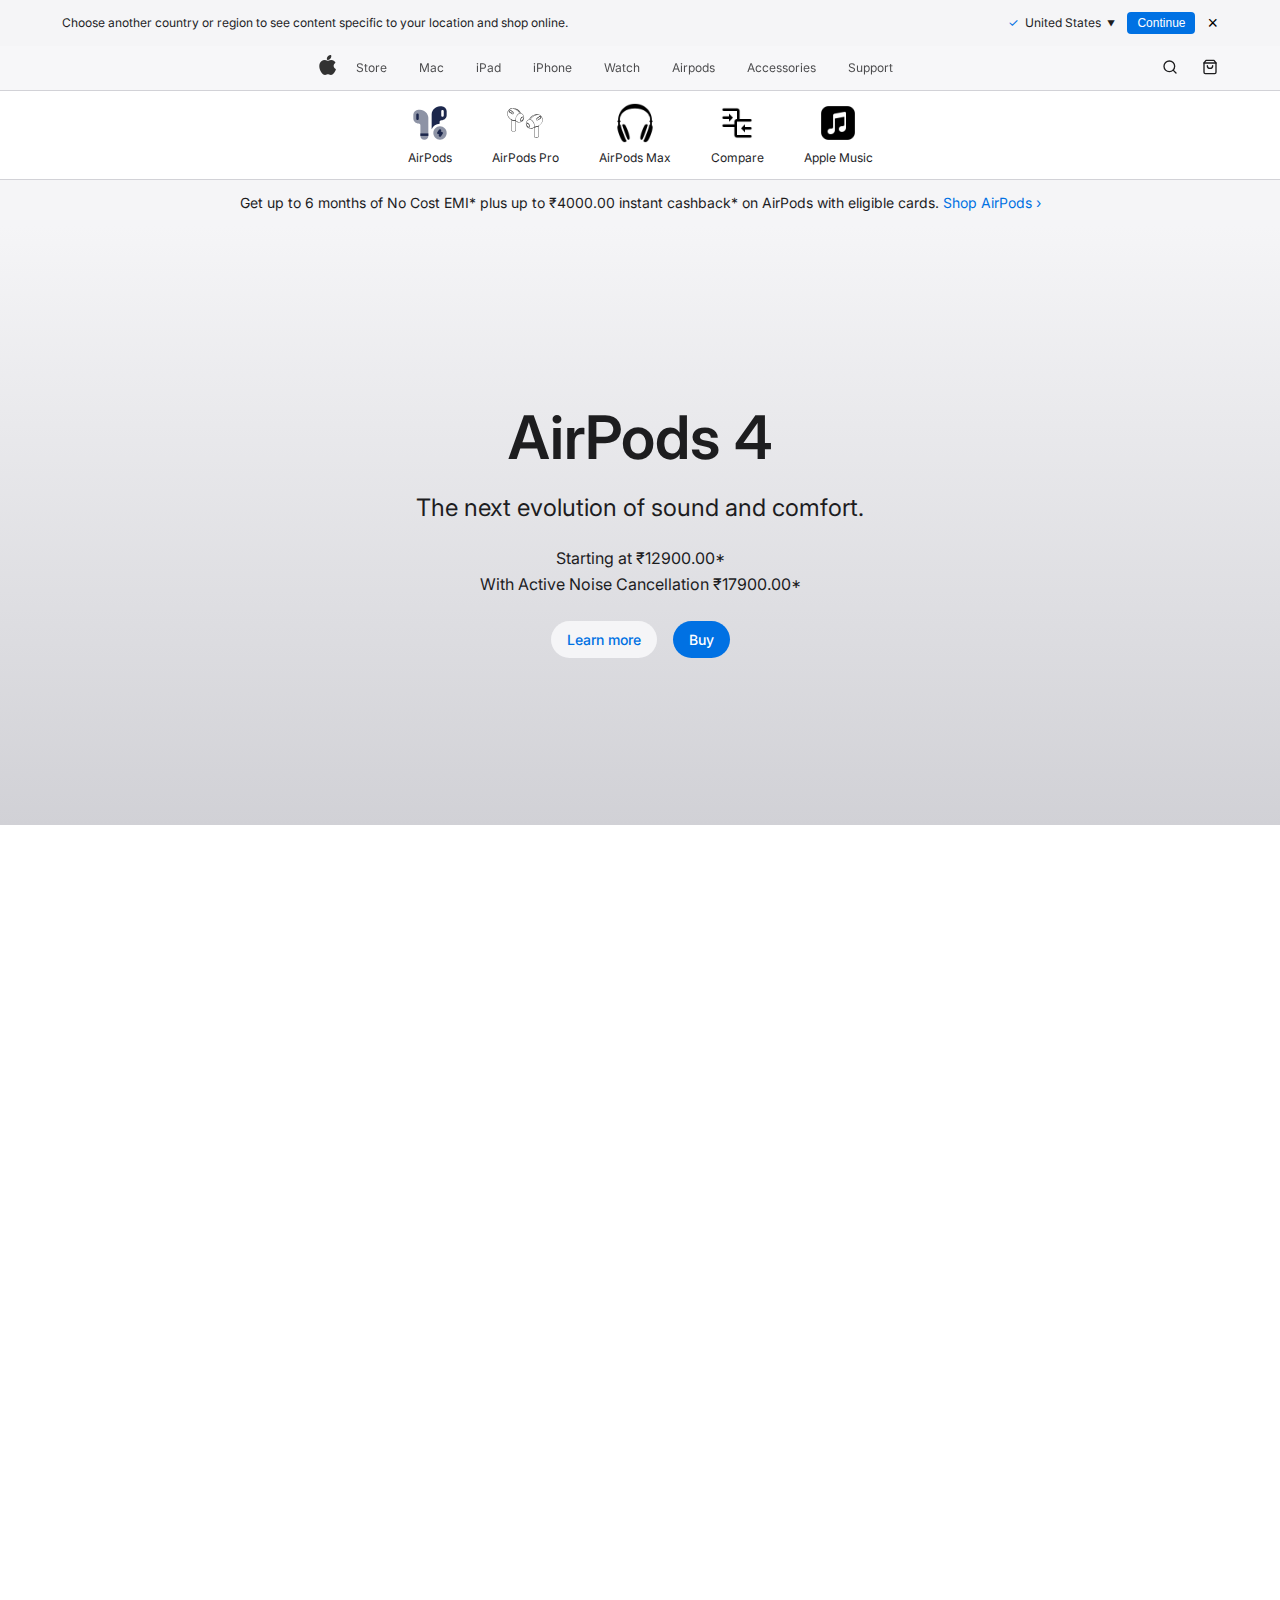
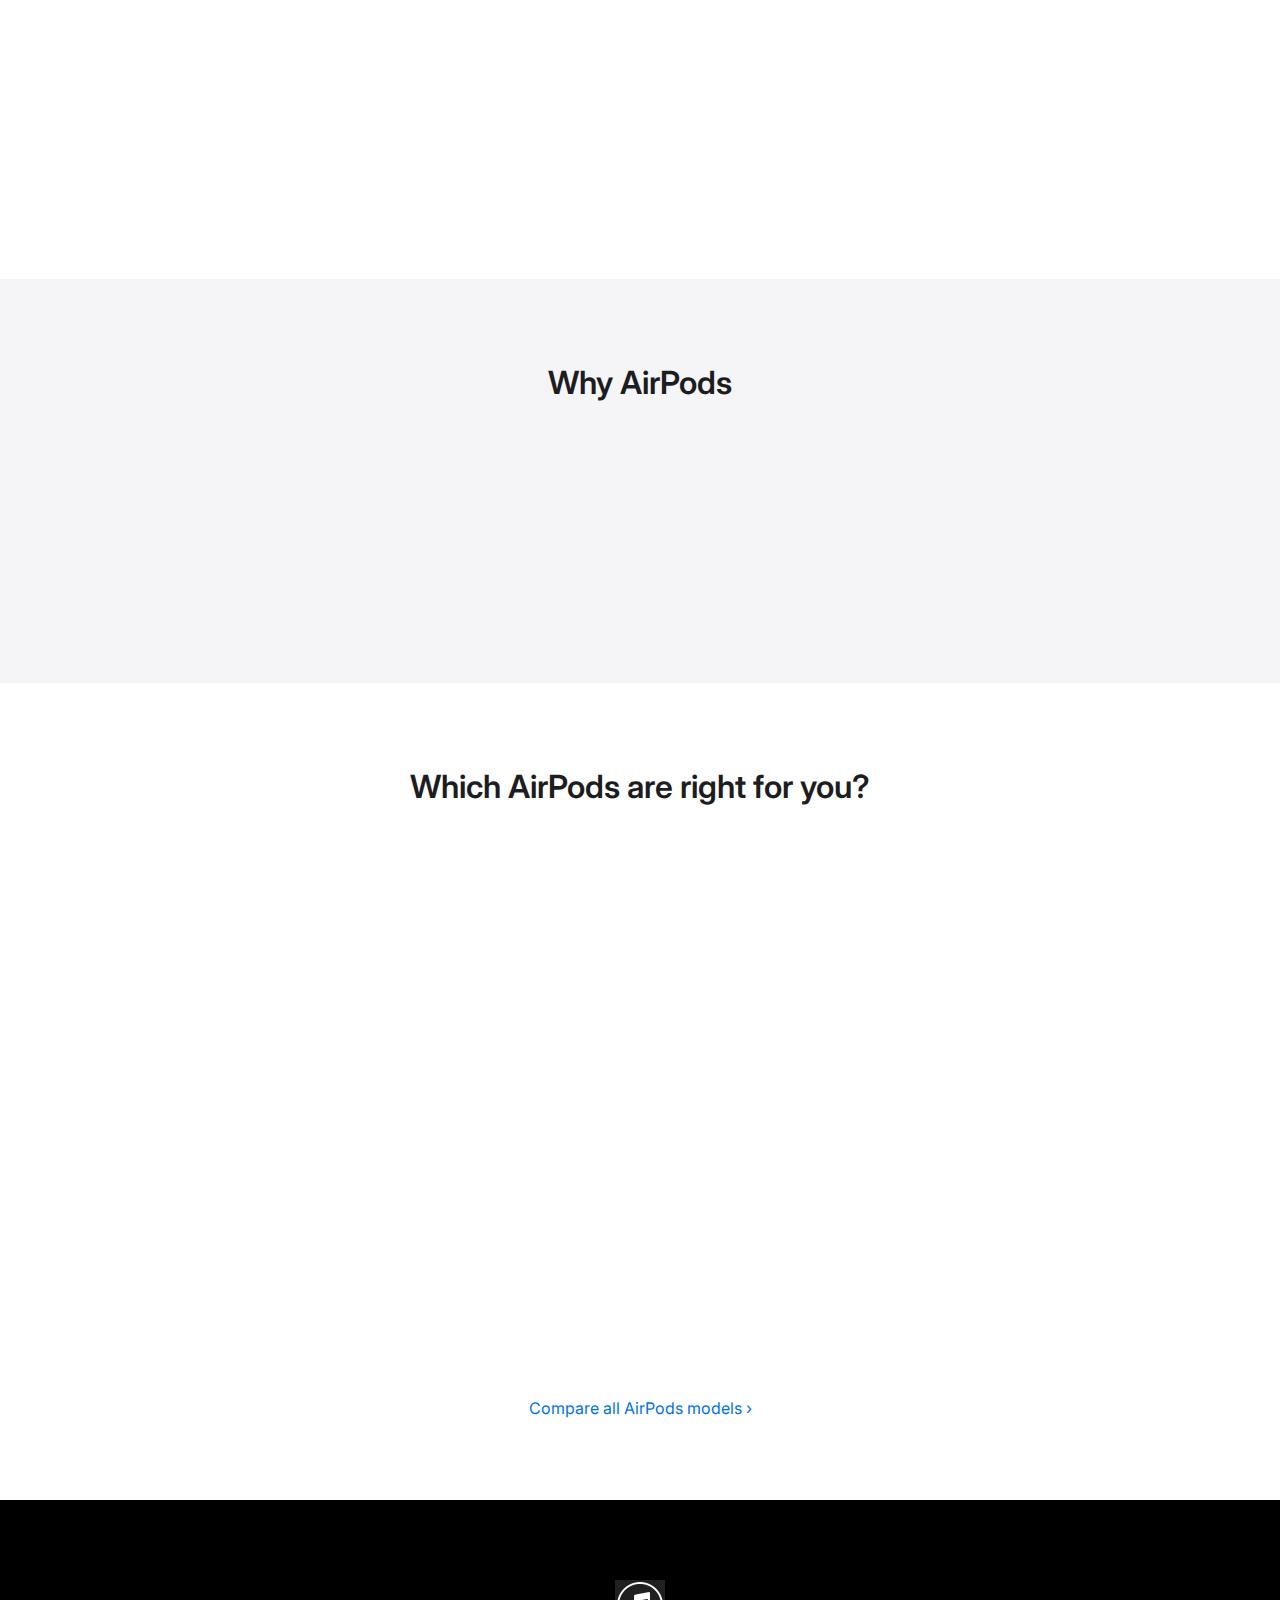
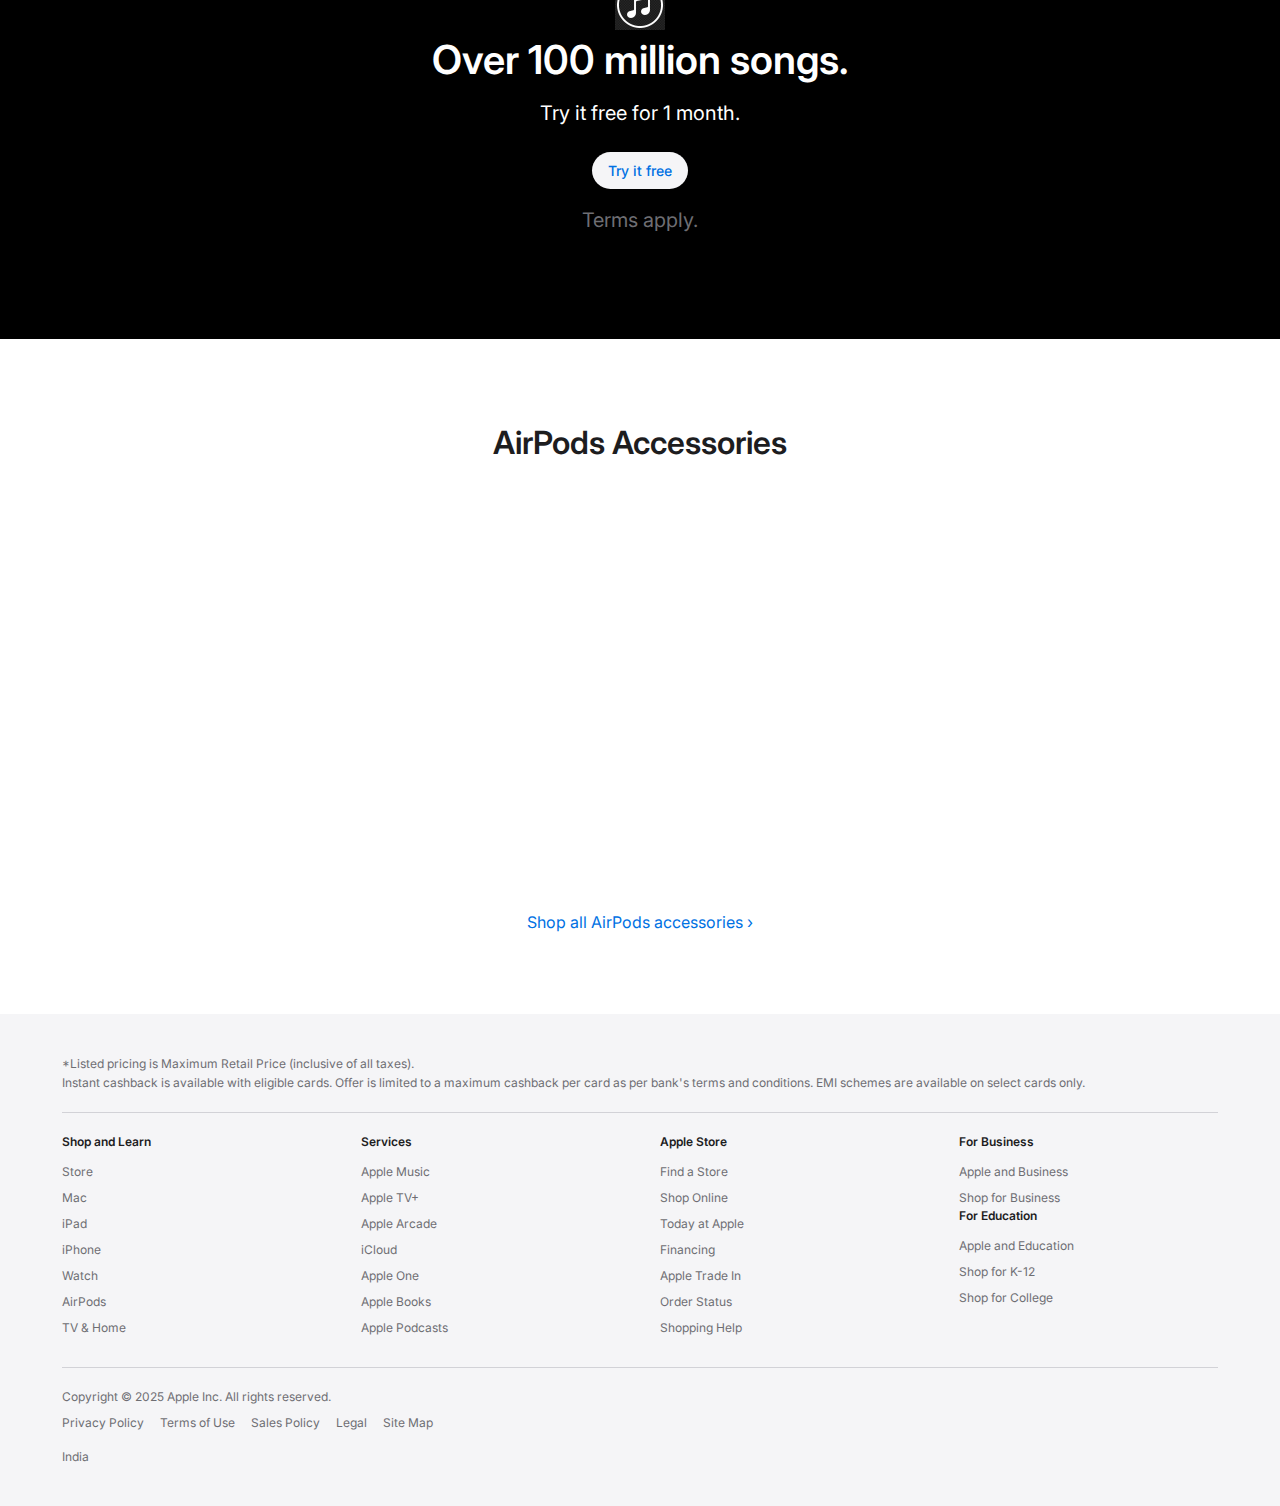
<file: airpod.html>
<!DOCTYPE html>
<html lang="en">
<head>
    <meta charset="UTF-8">
    <meta name="viewport" content="width=device-width, initial-scale=1.0">
    <title>AirPods - Apple (IN)</title>
    <link rel="stylesheet" href="airpod.css">
    <link rel="stylesheet" href="https://fonts.googleapis.com/css2?family=Inter:wght@300;400;500;600;700&display=swap">
</head>
<body>
    <!-- Country Selector Banner -->
    <div id="country-selector" class="country-selector">
        <div class="container">
            <p>Choose another country or region to see content specific to your location and shop online.</p>
            <div class="selector-controls">
                <div class="selected-country">
                    <span class="check-icon">✓</span>
                    <span>United States</span>
                    <span class="dropdown-icon">▼</span>
                </div>
                <button class="continue-btn">Continue</button>
                <button class="close-btn">×</button>
            </div>
        </div>
    </div>

    <!-- Navigation -->
    <nav class="nav-container">
        <div class="container">
            <div class="desktop-nav">
                <a href="/" class="logo"></a>
                    <!-- Apple SVG Icon -->
                    
                        <path d="m13.0729 17.6825a3.61 3.61 0 0 0 -1.7248 3.0365 3.5132 3.5132 0 0 0 2.1379 3.2223 8.394 8.394 0 0 1 -1.0948 2.2618c-.6816.9812-1.3943 1.9623-2.4787 1.9623s-1.3633-.63-2.613-.63c-1.2187 0-1.6525.6507-2.644.6507s-1.6834-.9089-2.4787-2.0243a9.7842 9.7842 0 0 1 -1.6628-5.2776c0-3.0984 2.014-4.7405 3.9969-4.7405 1.0535 0 1.9314.6919 2.5924.6919.63 0 1.6112-.7333 2.8092-.7333a3.7579 3.7579 0 0 1 3.1604 1.5802zm-3.7284-2.8918a3.5615 3.5615 0 0 0 .8469-2.22 1.5353 1.5353 0 0 0 -.031-.32 3.5686 3.5686 0 0 0 -2.3445 1.2084 3.4629 3.4629 0 0 0 -.8779 2.1585 1.419 1.419 0 0 0 .031.2892 1.19 1.19 0 0 0 .2169.0207 3.0935 3.0935 0 0 0 2.1586-1.1368z"></path>
                    </svg>
                </a>
                <ul class="nav-links">
                            <a href="index.html"><img src="logo.png"  alt="Apple" ></a>
        <li><a href="Store.html">Store</a></li>
        <li><a href="mac.html">Mac</a></li>
        <li><a href="ipad.html">iPad</a></li>
        <li><a href="iphone.html">iPhone</a></li>
        <li><a href="watch.html">Watch</a></li>
        <li><a href="airpod.html">Airpods</a></li>
        <li><a href="Accessories.html">Accessories</a></li>
        <li><a href="suport.html">Support</a></li>

                </ul>
                <div class="nav-icons">
                    <button aria-label="Search" class="icon-button">
                        <svg xmlns="http://www.w3.org/2000/svg" width="16" height="16" viewBox="0 0 24 24" fill="none" stroke="currentColor" stroke-width="2" stroke-linecap="round" stroke-linejoin="round" class="icon">
                            <circle cx="11" cy="11" r="8"></circle>
                            <line x1="21" y1="21" x2="16.65" y2="16.65"></line>
                        </svg>
                    </button>
                    <button aria-label="Shopping Bag" class="icon-button">
                        <svg xmlns="http://www.w3.org/2000/svg" width="16" height="16" viewBox="0 0 24 24" fill="none" stroke="currentColor" stroke-width="2" stroke-linecap="round" stroke-linejoin="round" class="icon">
                            <path d="M6 2L3 6v14a2 2 0 0 0 2 2h14a2 2 0 0 0 2-2V6l-3-4z"></path>
                            <line x1="3" y1="6" x2="21" y2="6"></line>
                            <path d="M16 10a4 4 0 0 1-8 0"></path>
                        </svg>
                    </button>
                </div>
            </div>

            <div class="mobile-nav">
                <button id="menu-toggle" class="menu-toggle">
                    <span class="menu-icon"></span>
                </button>

                <a href="/" class="logo">
                    <svg height="44" viewBox="0 0 14 44" width="14" class="apple-icon">
                        <path d="m13.0729 17.6825a3.61 3.61 0 0 0 -1.7248 3.0365 3.5132 3.5132 0 0 0 2.1379 3.2223 8.394 8.394 0 0 1 -1.0948 2.2618c-.6816.9812-1.3943 1.9623-2.4787 1.9623s-1.3633-.63-2.613-.63c-1.2187 0-1.6525.6507-2.644.6507s-1.6834-.9089-2.4787-2.0243a9.7842 9.7842 0 0 1 -1.6628-5.2776c0-3.0984 2.014-4.7405 3.9969-4.7405 1.0535 0 1.9314.6919 2.5924.6919.63 0 1.6112-.7333 2.8092-.7333a3.7579 3.7579 0 0 1 3.1604 1.5802zm-3.7284-2.8918a3.5615 3.5615 0 0 0 .8469-2.22 1.5353 1.5353 0 0 0 -.031-.32 3.5686 3.5686 0 0 0 -2.3445 1.2084 3.4629 3.4629 0 0 0 -.8779 2.1585 1.419 1.419 0 0 0 .031.2892 1.19 1.19 0 0 0 .2169.0207 3.0935 3.0935 0 0 0 2.1586-1.1368z"></path>
                    </svg>
                </a>

                <div class="mobile-icons">
                    <button aria-label="Search" class="icon-button">
                        <svg xmlns="http://www.w3.org/2000/svg" width="16" height="16" viewBox="0 0 24 24" fill="none" stroke="currentColor" stroke-width="2" stroke-linecap="round" stroke-linejoin="round" class="icon">
                            <circle cx="11" cy="11" r="8"></circle>
                            <line x1="21" y1="21" x2="16.65" y2="16.65"></line>
                        </svg>
                    </button>
                    <button aria-label="Shopping Bag" class="icon-button">
                        <svg xmlns="http://www.w3.org/2000/svg" width="16" height="16" viewBox="0 0 24 24" fill="none" stroke="currentColor" stroke-width="2" stroke-linecap="round" stroke-linejoin="round" class="icon">
                            <path d="M6 2L3 6v14a2 2 0 0 0 2 2h14a2 2 0 0 0 2-2V6l-3-4z"></path>
                            <line x1="3" y1="6" x2="21" y2="6"></line>
                            <path d="M16 10a4 4 0 0 1-8 0"></path>
                        </svg>
                    </button>
                </div>
            </div>
        </div>
    </nav>

    <!-- Mobile Menu Overlay -->
    <div id="mobile-menu" class="mobile-menu">
        <div class="mobile-menu-header">
            <button id="close-menu" class="close-menu">
                <svg xmlns="http://www.w3.org/2000/svg" width="24" height="24" viewBox="0 0 24 24" fill="none" stroke="currentColor" stroke-width="2" stroke-linecap="round" stroke-linejoin="round">
                    <line x1="18" y1="6" x2="6" y2="18"></line>
                    <line x1="6" y1="6" x2="18" y2="18"></line>
                </svg>
            </button>
        </div>
        <ul class="mobile-menu-links">    
         <li><a href="Store.html">Store</a></li>
        <li><a href="mac.html">Mac</a></li>
        <li><a href="ipad.html">iPad</a></li>
        <li><a href="iphone.html">iPhone</a></li>
        <li><a href="watch.html">Watch</a></li>
        <li><a href="airpod.html">Airpods</a></li>
        <li><a href="Accessories.html">Accessories</a></li>
        <li><a href="suport.html">Support</a></li>
        </ul>
    </div>

    <!-- AirPods Sub-Navigation -->
    <div class="airpods-subnav">
        <div class="container">
            <ul class="subnav-links">
                <li>
                    <a href="#airpods" class="subnav-item">
                        <div class="subnav-icon">
                            <img src="images/airpod.svg
                            " alt="AirPods">
                        </div>
                        <span>AirPods</span>
                    </a>
                </li>
                <li>
                    <a href="#airpods-pro" class="subnav-item">
                        <div class="subnav-icon">
                            <img src="images/airpodpro.svg" alt="AirPods Pro">
                        </div>
                        <span>AirPods Pro</span>
                    </a>
                </li>
                <li>
                    <a href="#airpods-max" class="subnav-item">
                        <div class="subnav-icon">
                            <img src="images/max.png" alt="AirPods Max">
                        </div>
                        <span>AirPods Max</span>
                    </a>
                </li>
                <li>
                    <a href="#compare" class="subnav-item">
                        <div class="subnav-icon">
                            <img src="images/compare.png" alt="Compare">
                        </div>
                        <span>Compare</span>
                    </a>
                </li>
                <li>
                    <a href="#apple-music" class="subnav-item">
                        <div class="subnav-icon">
                            <img src="images/music.png" alt="Apple Music">
                        </div>
                        <span>Apple Music</span>
                    </a>
                </li>
            </ul>
        </div>
    </div>

    <!-- Promo Banner -->
    <div class="promo-banner">
        <div class="container">
            <p>
                Get up to 6 months of No Cost EMI* plus up to ₹4000.00 instant cashback* on AirPods with eligible cards. 
                <a href="/shop/airpods" class="promo-link">Shop AirPods ›</a>
            </p>
        </div>
    </div>

    <!-- Hero Section -->
    <section class="hero-section">
        <div class="hero-content">
            <div class="hero-text">
                <h1>AirPods 4</h1>
                <p class="hero-tagline">The next evolution of sound and comfort.</p>
                <div class="hero-pricing">
                    <p>Starting at ₹12900.00*</p>
                    <p>With Active Noise Cancellation ₹17900.00*</p>
                </div>
                <div class="hero-buttons">
                    <a href="/airpods/learn-more" class="button button-secondary">Learn more</a>
                    <a href="/airpods/buy" class="button button-primary">Buy</a>
                </div>
            </div>
        </div>
    </section>

    <!-- Featured Sections -->
    <section class="featured-section">
        <div class="container">
            <div class="feature-card">
                <div class="feature-content">
                    <h2>AirPods Pro</h2>
                    <p class="feature-tagline">Sound all around.</p>
                    <p class="feature-price">₹24900.00*</p>
                    <div class="feature-buttons">
                        <a href="/airpods-pro/learn-more" class="button button-secondary">Learn more</a>
                        <a href="/airpods-pro/buy" class="button button-primary">Buy</a>
                    </div>
                </div>
                <div class="feature-image">
                    <img src="images/airpodimage.jpeg" alt="AirPods Pro">
                </div>
            </div>

            <div class="feature-card">
                <div class="feature-content">
                    <h2>AirPods Max</h2>
                    <p class="feature-tagline">High-fidelity audio. Redefined.</p>
                    <p class="feature-price">₹59900.00*</p>
                    <div class="feature-buttons">
                        <a href="/airpods-max/learn-more" class="button button-secondary">Learn more</a>
                        <a href="/airpods-max/buy" class="button button-primary">Buy</a>
                    </div>
                </div>
                <div class="feature-image">
                    <img src="images/airpodmaximage.webp" alt="AirPods Max">
                </div>
            </div>
        </div>
    </section>

    <!-- Why AirPods Section -->
    <section class="why-airpods">
        <div class="container">
            <h2 class="section-title">Why AirPods</h2>
            
            <div class="features-grid">
                <div class="feature-item">
                    <div class="feature-icon">
                        <img src="images/magicalsetup.png" alt="Magical setup">
                    </div>
                    <h3>Magical setup</h3>
                    <p>Connects instantly with your Apple devices.</p>
                </div>
                <div class="feature-item">
                    <div class="feature-icon">
                        <img src="images/audio.png" alt="High-quality audio">
                    </div>
                    <h3>High-quality audio</h3>
                    <p>Incredible sound quality for music, calls, and more.</p>
                </div>
                <div class="feature-item">
                    <div class="feature-icon">
                        <img src="images/siri.png" alt="Siri">
                    </div>
                    <h3>Siri</h3>
                    <p>Control music, get directions, and more with "Hey Siri."</p>
                </div>
                <div class="feature-item">
                    <div class="feature-icon">
                        <img src="images/audiosharing.gif" alt="Audio Sharing">
                    </div>
                    <h3>Audio Sharing</h3>
                    <p>Share audio between two sets of AirPods.</p>
                </div>
            </div>
        </div>
    </section>

    <!-- Compare Section -->
    <section class="compare-section">
        <div class="container">
            <h2 class="section-title">Which AirPods are right for you?</h2>
            
            <div class="compare-grid">
                <div class="compare-item">
                    <div class="compare-image">
                        <img src="images/airpodimage.jpeg" alt="AirPods">
                    </div>
                    <h3>AirPods</h3>
                    <p class="compare-price">From ₹12900.00*</p>
                    <ul class="compare-features">
                        <li>Up to 5 hours of listening time</li>
                        <li>Magical setup</li>
                        <li>Personalized Spatial Audio</li>
                        <li>Model with ANC available</li>
                    </ul>
                    <a href="/shop/airpods" class="button button-primary">Buy</a>
                </div>

                <div class="compare-item">
                    <div class="compare-image">
                        <img src="images/airpodimage.jpeg" alt="AirPods Pro">
                    </div>
                    <h3>AirPods Pro</h3>
                    <p class="compare-price">₹24900.00*</p>
                    <ul class="compare-features">
                        <li>Up to 6 hours of listening time</li>
                        <li>Active Noise Cancellation</li>
                        <li>Adaptive Transparency</li>
                        <li>Conversation Awareness</li>
                    </ul>
                    <a href="/shop/airpods-pro" class="button button-primary">Buy</a>
                </div>

                <div class="compare-item">
                    <div class="compare-image">
                        <img src="images/airpodmaximage.webp" alt="AirPods Max">
                    </div>
                    <h3>AirPods Max</h3>
                    <p class="compare-price">₹59900.00*</p>
                    <ul class="compare-features">
                        <li>Up to 20 hours of listening time</li>
                        <li>Over-ear design with Adaptive EQ</li>
                        <li>Active Noise Cancellation</li>
                        <li>Digital Crown for precise control</li>
                    </ul>
                    <a href="/shop/airpods-max" class="button button-primary">Buy</a>
                </div>
            </div>
            
            <div class="compare-link-container">
                <a href="/airpods/compare" class="compare-link">Compare all AirPods models ›</a>
            </div>
        </div>
    </section>

    <!-- Apple Music Section -->
    <section class="apple-music-section">
        <div class="container">
            <div class="music-content">
                <div class="music-logo">
                    <img src="music.png" alt="Apple Music">
                </div>
                <h2>Over 100 million songs.</h2>
                <p>Try it free for 1 month.</p>
                <a href="/apple-music/try-it-free" class="button button-secondary">Try it free</a>
                <p class="music-disclaimer">Terms apply.</p>
            </div>
        </div>
    </section>

    <!-- Accessories Section -->
    <section class="accessories-section">
        <div class="container">
            <h2 class="section-title">AirPods Accessories</h2>
            
            <div class="accessories-grid">
                <div class="accessory-item">
                    <div class="accessory-image">
                        <img src="images/magsafe.jpeg" alt="AirPods Case">
                    </div>
                    <h3>MagSafe Charging Case</h3>
                    <p class="accessory-price">₹6900.00*</p>
                    <a href="/shop/accessories/charging-case" class="button button-secondary">Buy</a>
                </div>
                
                <div class="accessory-item">
                    <div class="accessory-image">
                        <img src="images/eartrip.jpeg" alt="Ear Tips">
                    </div>
                    <h3>Ear Tips</h3>
                    <p class="accessory-price">₹990.00*</p>
                    <a href="/shop/accessories/ear-tips" class="button button-secondary">Buy</a>
                </div>
                
                <div class="accessory-item">
                    <div class="accessory-image">
                        <img src="images/lanyard.jpeg" alt="AirPods Loop">
                    </div>
                    <h3>AirPods Pro Lanyard</h3>
                    <p class="accessory-price">₹1290.00*</p>
                    <a href="/shop/accessories/lanyard" class="button button-secondary">Buy</a>
                </div>
            </div>
            
            <div class="accessories-link-container">
                <a href="/shop/accessories/all" class="accessories-link">Shop all AirPods accessories ›</a>
            </div>
        </div>
    </section>

    <!-- Footer -->
    <footer class="footer">
        <div class="container">
            <div class="footer-disclaimer">
                <p>*Listed pricing is Maximum Retail Price (inclusive of all taxes).</p>
                <p>Instant cashback is available with eligible cards. Offer is limited to a maximum cashback per card as per bank's terms and conditions. EMI schemes are available on select cards only.</p>
            </div>
            <div class="footer-links">
                <div class="footer-column">
                    <h4>Shop and Learn</h4>
                    <ul>
                         <li><a href="/store">Store</a></li>
                        <li><a href="/mac">Mac</a></li>
                        <li><a href="/ipad">iPad</a></li>
                        <li><a href="/iphone">iPhone</a></li>
                        <li><a href="/watch">Watch</a></li>
                        <li><a href="/airpods">AirPods</a></li>
                        <li><a href="/tv-home">TV & Home</a></li>
                       
                    </ul>
                </div>
                <div class="footer-column">
                    <h4>Services</h4>
                    <ul>
                        <li><a href="/apple-music">Apple Music</a></li>
                        <li><a href="/apple-tv-plus">Apple TV+</a></li>
                        <li><a href="/apple-arcade">Apple Arcade</a></li>
                        <li><a href="/icloud">iCloud</a></li>
                        <li><a href="/apple-one">Apple One</a></li>
                        <li><a href="/books">Apple Books</a></li>
                        <li><a href="/podcasts">Apple Podcasts</a></li>
                    </ul>
                </div>
                <div class="footer-column">
                    <h4>Apple Store</h4>
                    <ul>
                        <li><a href="/find-a-store">Find a Store</a></li>
                        <li><a href="/shop/help">Shop Online</a></li>
                        <li><a href="/today">Today at Apple</a></li>
                        <li><a href="/financing">Financing</a></li>
                        <li><a href="/trade-in">Apple Trade In</a></li>
                        <li><a href="/shop/order-status">Order Status</a></li>
                        <li><a href="/shop/help">Shopping Help</a></li>
                    </ul>
                </div>
                <div class="footer-column">
                    <h4>For Business</h4>
                    <ul>
                        <li><a href="/business">Apple and Business</a></li>
                        <li><a href="/retail/business">Shop for Business</a></li>
                    </ul>
                    <h4>For Education</h4>
                    <ul>
                        <li><a href="/education">Apple and Education</a></li>
                        <li><a href="/education/k12">Shop for K-12</a></li>
                        <li><a href="/education/college">Shop for College</a></li>
                    </ul>
                </div>
            </div>
            <div class="footer-bottom">
                <p>Copyright © 2025 Apple Inc. All rights reserved.</p>
                <div class="footer-legal">
                    <a href="/privacy">Privacy Policy</a>
                    <a href="/legal">Terms of Use</a>
                    <a href="/legal/sales-policy">Sales Policy</a>
                    <a href="/legal">Legal</a>
                    <a href="/sitemap">Site Map</a>
                </div>
                <div class="footer-locale">
                    <p>India</p>
                </div>
            </div>
        </div>
    </footer>

    <script src="airpod.js"></script>
</body>
</html>
</file>
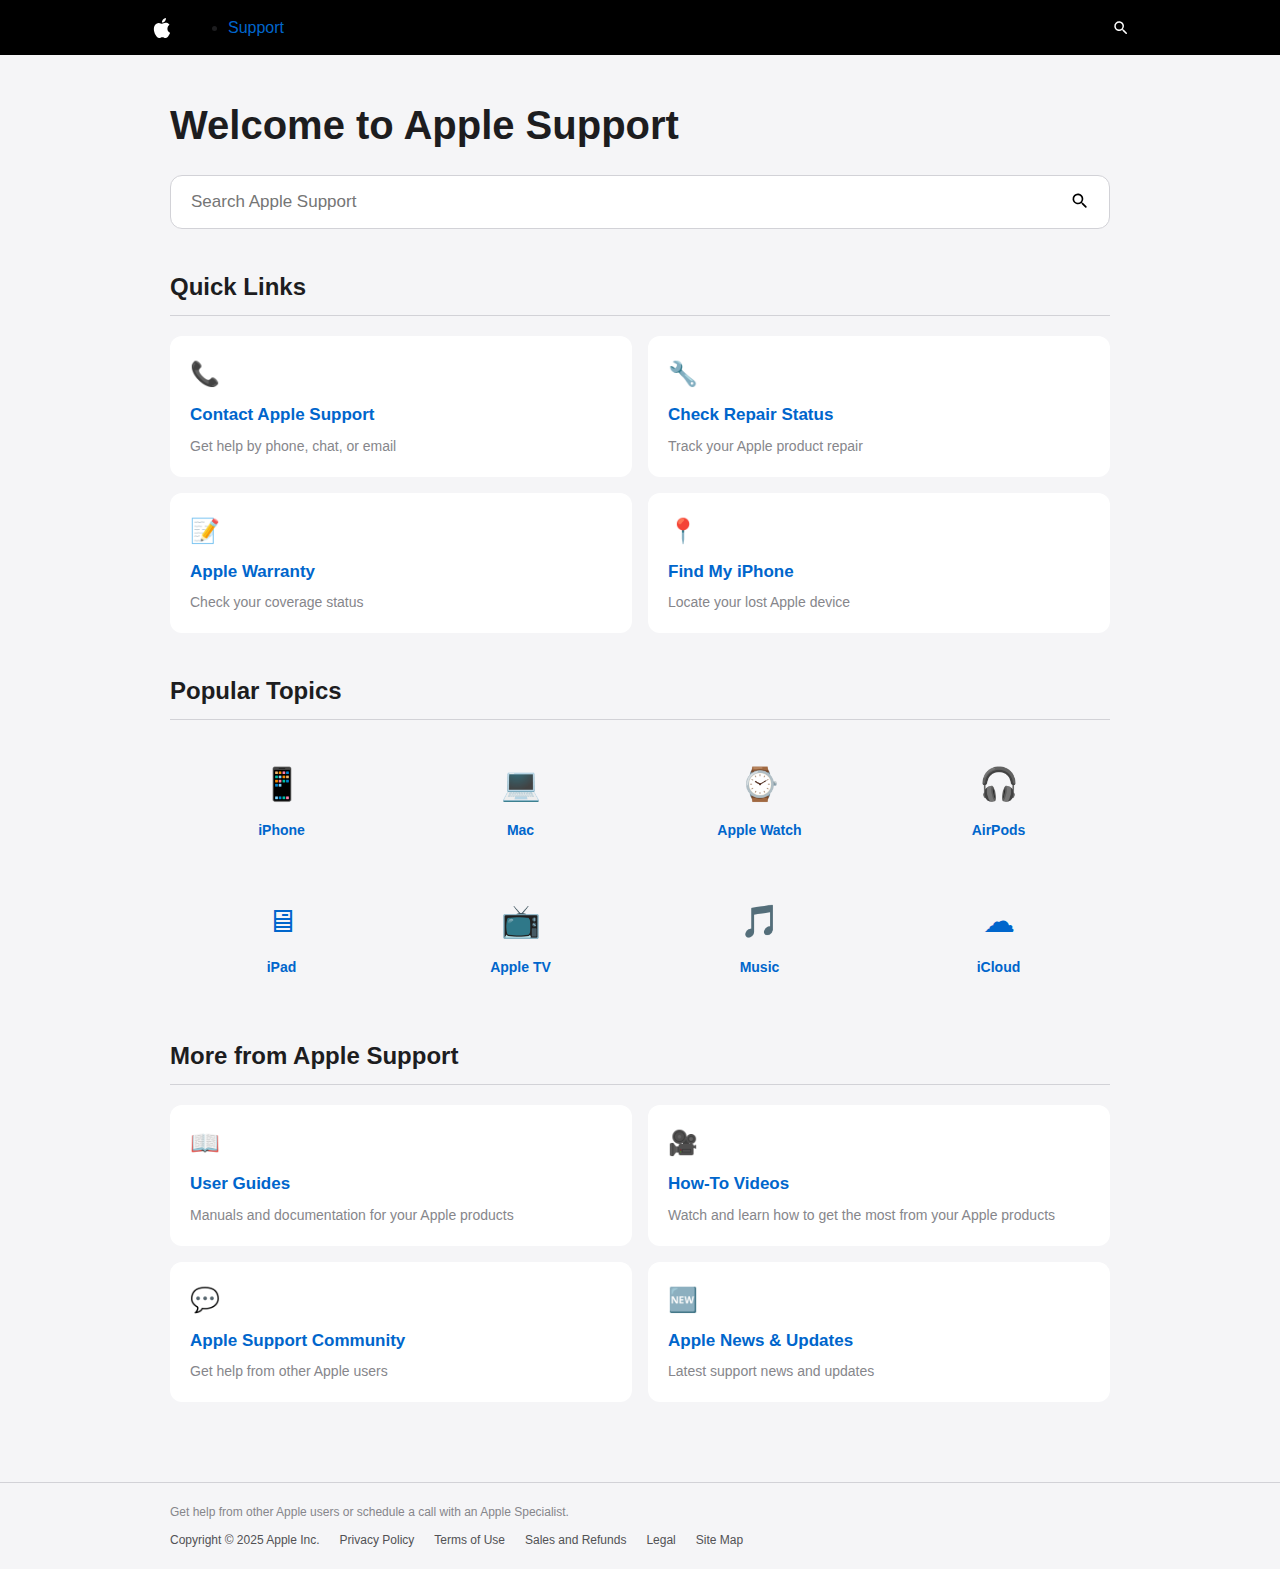
<file: suport.html>
<!DOCTYPE html>
<html lang="en">
<head>
    <meta charset="UTF-8">
    <meta name="viewport" content="width=device-width, initial-scale=1.0">
    <title>Apple Support</title>
    <style>
        /* Reset and Base Styles */
        * {
            margin: 0;
            padding: 0;
            box-sizing: border-box;
            font-family: -apple-system, BlinkMacSystemFont, 'Segoe UI', Roboto, Helvetica, Arial, sans-serif;
        }
        
        body {
            background-color: #f5f5f7;
            color: #1d1d1f;
            line-height: 1.5;
        }
        
        a {
            text-decoration: none;
            color: #0066cc;
        }
        
        a:hover {
            text-decoration: underline;
        }
        
        /* Header Styles */
        .header {
            background-color: #000;
            padding: 12px 0;
        }
        
        .header-container {
            max-width: 980px;
            margin: 0 auto;
            display: flex;
            align-items: center;
        }
        
        .apple-logo {
            height: 24px;
            margin-right: 30px;
        }
        
        .nav-link {
            color: #f5f5f7;
            font-size: 14px;
            margin-right: 24px;
        }
        
        .search-icon {
            margin-left: auto;
            color: #f5f5f7;
            cursor: pointer;
        }
        
        /* Main Content */
        .container {
            max-width: 980px;
            margin: 0 auto;
            padding: 40px 20px;
        }
        
        .page-title {
            font-size: 40px;
            font-weight: 600;
            margin-bottom: 20px;
        }
        
        .search-container {
            margin-bottom: 40px;
            position: relative;
        }
        
        .search-input {
            width: 100%;
            padding: 16px 20px;
            border: 1px solid #d2d2d7;
            border-radius: 12px;
            font-size: 17px;
        }
        
        .search-icon-inside {
            position: absolute;
            right: 20px;
            top: 16px;
            color: #86868b;
            cursor: pointer;
        }
        
        /* Sections */
        .section {
            margin-bottom: 40px;
        }
        
        .section-title {
            font-size: 24px;
            font-weight: 600;
            margin-bottom: 20px;
            padding-bottom: 10px;
            border-bottom: 1px solid #d2d2d7;
        }
        
        .quick-links {
            display: grid;
            grid-template-columns: repeat(2, 1fr);
            gap: 16px;
        }
        
        .quick-link-item {
            background-color: #fff;
            border-radius: 12px;
            padding: 20px;
            transition: transform 0.3s;
        }
        
        .quick-link-item:hover {
            transform: scale(1.02);
            box-shadow: 0 4px 12px rgba(0, 0, 0, 0.1);
        }
        
        .quick-link-icon {
            font-size: 24px;
            margin-bottom: 10px;
        }
        
        .quick-link-title {
            font-size: 17px;
            font-weight: 600;
            margin-bottom: 8px;
        }
        
        .quick-link-desc {
            font-size: 14px;
            color: #86868b;
        }
        
        /* Product Grid */
        .product-grid {
            display: grid;
            grid-template-columns: repeat(4, 1fr);
            gap: 16px;
        }
        
        .product-item {
            text-align: center;
            padding: 20px 10px;
        }
        
        .product-icon {
            font-size: 32px;
            margin-bottom: 12px;
        }
        
        .product-title {
            font-size: 14px;
            font-weight: 600;
        }
        
        /* Footer */
        .footer {
            background-color: #f5f5f7;
            padding: 20px 0;
            border-top: 1px solid #d2d2d7;
        }
        
        .footer-container {
            max-width: 980px;
            margin: 0 auto;
            padding: 0 20px;
        }
        
        .footer-text {
            font-size: 12px;
            color: #86868b;
            margin-bottom: 10px;
        }
        
        .footer-links {
            display: flex;
            flex-wrap: wrap;
            gap: 10px 20px;
        }
        
        .footer-link {
            font-size: 12px;
            color: #515154;
        }

        /* Search results */
        .search-results {
            display: none;
            background-color: white;
            border-radius: 12px;
            padding: 20px;
            margin-top: 10px;
        }

        .search-result-item {
            padding: 10px 0;
            border-bottom: 1px solid #eee;
        }

        .search-result-item:last-child {
            border-bottom: none;
        }
    </style>
</head>
<body>
    <!-- Header -->
    <header class="header">
        <div class="header-container">
            <svg class="apple-logo" xmlns="http://www.w3.org/2000/svg" viewBox="0 0 24 24" fill="white">
                
                <path d="M18.71 19.5c-.83 1.24-1.71 2.45-3.05 2.47-1.34.03-1.77-.79-3.29-.79-1.53 0-2 .77-3.27.82-1.31.05-2.3-1.32-3.14-2.53C4.25 17 2.94 12.45 4.7 9.39c.87-1.52 2.43-2.48 4.12-2.51 1.28-.02 2.5.87 3.29.87.78 0 2.26-1.07 3.81-.91.65.03 2.47.26 3.64 1.98-.09.06-2.17 1.28-2.15 3.81.03 3.02 2.65 4.03 2.68 4.04-.03.07-.42 1.44-1.38 2.83M13 3.5c.73-.83 1.94-1.46 2.94-1.5.13 1.17-.34 2.35-1.04 3.19-.69.85-1.83 1.51-2.95 1.42-.15-1.15.41-2.35 1.05-3.11z"></path>
            </svg>
            
                    <a href="index.html"><img src="logo.png"  alt="Apple" ></a>
        <li><a href="">Support</a></li>

            <svg class="search-icon" xmlns="http://www.w3.org/2000/svg" width="18" height="18" viewBox="0 0 24 24" fill="white">
                <path d="M15.5 14h-.79l-.28-.27a6.5 6.5 0 0 0 1.48-5.34c-.47-2.78-2.79-5-5.59-5.34a6.505 6.505 0 0 0-7.27 7.27c.34 2.8 2.56 5.12 5.34 5.59a6.5 6.5 0 0 0 5.34-1.48l.27.28v.79l4.25 4.25c.41.41 1.08.41 1.49 0 .41-.41.41-1.08 0-1.49L15.5 14zm-6 0C7.01 14 5 11.99 5 9.5S7.01 5 9.5 5 14 7.01 14 9.5 11.99 14 9.5 14z"></path>
            </svg>
        </div>
    </header>

    <!-- Main Content -->
    <main class="container">
        <h1 class="page-title">Welcome to Apple Support</h1>
        
        <div class="search-container">
            <input type="text" class="search-input" placeholder="Search Apple Support" id="searchInput">
            <svg class="search-icon-inside" xmlns="http://www.w3.org/2000/svg" width="20" height="20" viewBox="0 0 24 24" id="searchButton">
                <path d="M15.5 14h-.79l-.28-.27a6.5 6.5 0 0 0 1.48-5.34c-.47-2.78-2.79-5-5.59-5.34a6.505 6.505 0 0 0-7.27 7.27c.34 2.8 2.56 5.12 5.34 5.59a6.5 6.5 0 0 0 5.34-1.48l.27.28v.79l4.25 4.25c.41.41 1.08.41 1.49 0 .41-.41.41-1.08 0-1.49L15.5 14zm-6 0C7.01 14 5 11.99 5 9.5S7.01 5 9.5 5 14 7.01 14 9.5 11.99 14 9.5 14z"></path>
            </svg>
            <div class="search-results" id="searchResults"></div>
        </div>
        
        <div class="section">
            <h2 class="section-title">Quick Links</h2>
            <div class="quick-links">
                <a href="#" class="quick-link-item">
                    <div class="quick-link-icon">📞</div>
                    <h3 class="quick-link-title">Contact Apple Support</h3>
                    <p class="quick-link-desc">Get help by phone, chat, or email</p>
                </a>
                <a href="#" class="quick-link-item">
                    <div class="quick-link-icon">🔧</div>
                    <h3 class="quick-link-title">Check Repair Status</h3>
                    <p class="quick-link-desc">Track your Apple product repair</p>
                </a>
                <a href="#" class="quick-link-item">
                    <div class="quick-link-icon">📝</div>
                    <h3 class="quick-link-title">Apple Warranty</h3>
                    <p class="quick-link-desc">Check your coverage status</p>
                </a>
                <a href="#" class="quick-link-item">
                    <div class="quick-link-icon">📍</div>
                    <h3 class="quick-link-title">Find My iPhone</h3>
                    <p class="quick-link-desc">Locate your lost Apple device</p>
                </a>
            </div>
        </div>
        
        <div class="section">
            <h2 class="section-title">Popular Topics</h2>
            <div class="product-grid">
                <a href="#" class="product-item">
                    <div class="product-icon">📱</div>
                    <div class="product-title">iPhone</div>
                </a>
                <a href="#" class="product-item">
                    <div class="product-icon">💻</div>
                    <div class="product-title">Mac</div>
                </a>
                <a href="#" class="product-item">
                    <div class="product-icon">⌚</div>
                    <div class="product-title">Apple Watch</div>
                </a>
                <a href="#" class="product-item">
                    <div class="product-icon">🎧</div>
                    <div class="product-title">AirPods</div>
                </a>
                <a href="#" class="product-item">
                    <div class="product-icon">🖥</div>
                    <div class="product-title">iPad</div>
                </a>
                <a href="#" class="product-item">
                    <div class="product-icon">📺</div>
                    <div class="product-title">Apple TV</div>
                </a>
                <a href="#" class="product-item">
                    <div class="product-icon">🎵</div>
                    <div class="product-title">Music</div>
                </a>
                <a href="#" class="product-item">
                    <div class="product-icon">☁</div>
                    <div class="product-title">iCloud</div>
                </a>
            </div>
        </div>
        
        <div class="section">
            <h2 class="section-title">More from Apple Support</h2>
            <div class="quick-links">
                <a href="#" class="quick-link-item">
                    <div class="quick-link-icon">📖</div>
                    <h3 class="quick-link-title">User Guides</h3>
                    <p class="quick-link-desc">Manuals and documentation for your Apple products</p>
                </a>
                <a href="#" class="quick-link-item">
                    <div class="quick-link-icon">🎥</div>
                    <h3 class="quick-link-title">How-To Videos</h3>
                    <p class="quick-link-desc">Watch and learn how to get the most from your Apple products</p>
                </a>
                <a href="#" class="quick-link-item">
                    <div class="quick-link-icon">💬</div>
                    <h3 class="quick-link-title">Apple Support Community</h3>
                    <p class="quick-link-desc">Get help from other Apple users</p>
                </a>
                <a href="#" class="quick-link-item">
                    <div class="quick-link-icon">🆕</div>
                    <h3 class="quick-link-title">Apple News & Updates</h3>
                    <p class="quick-link-desc">Latest support news and updates</p>
                </a>
            </div>
        </div>
    </main>

    <!-- Footer -->
    <footer class="footer">
        <div class="footer-container">
            <p class="footer-text">Get help from other Apple users or schedule a call with an Apple Specialist.</p>
            <div class="footer-links">
                <a href="#" class="footer-link">Copyright © 2025 Apple Inc.</a>
                <a href="#" class="footer-link">Privacy Policy</a>
                <a href="#" class="footer-link">Terms of Use</a>
                <a href="#" class="footer-link">Sales and Refunds</a>
                <a href="#" class="footer-link">Legal</a>
                <a href="#" class="footer-link">Site Map</a>
            </div>
        </div>
    </footer>

    <script>
    // Search functionality
    const searchInput = document.getElementById('searchInput');
    const searchButton = document.getElementById('searchButton');
    const searchResults = document.getElementById('searchResults');
    
    // Sample search results data
    const sampleResults = [
        { title: "iPhone User Guide", url: "#", description: "Complete guide to using your iPhone" },
        { title: "Reset your Apple ID password", url: "#", description: "Steps to recover or reset your Apple ID password" },
        { title: "Check your Apple warranty status", url: "#", description: "Verify your Apple product coverage" },
        { title: "Find My iPhone help", url: "#", description: "How to locate your lost Apple device" },
        { title: "Update iOS software", url: "#", description: "How to update your iPhone or iPad to the latest version" }
    ];
    
    // Function to perform search
    function performSearch() {
        const query = searchInput.value.trim().toLowerCase();
        
        if (query === '') {
            searchResults.style.display = 'none';
            return;
        }
        
        // Filter results (in a real app, this would be an API call)
        const filteredResults = sampleResults.filter(item => 
            item.title.toLowerCase().includes(query) || 
            item.description.toLowerCase().includes(query)
        );
        
        // Display results
        if (filteredResults.length > 0) {
            searchResults.innerHTML = filteredResults.map(result => `
                <div class="search-result-item">
                    <a href="${result.url}" style="font-weight: 600;">${result.title}</a>
                    <p style="font-size: 14px; color: #86868b; margin-top: 4px;">${result.description}</p>
                </div>
            `).join('');
            searchResults.style.display = 'block';
        } else {
            searchResults.innerHTML = '<div class="search-result-item">No results found</div>';
            searchResults.style.display = 'block';
        }
    }
    
    // Event listeners
    searchButton.addEventListener('click', performSearch);
    searchInput.addEventListener('keypress', function(e) {
        if (e.key === 'Enter') {
            performSearch();
        }
    });
    
    // Close search results when clicking outside
    document.addEventListener('click', function(e) {
        if (!searchInput.contains(e.target) && !searchResults.contains(e.target) && !searchButton.contains(e.target)) {
            searchResults.style.display = 'none';
        }
    });
    </script>

</body>
</html>
</file>
<file: airpod.css>
/* Base Styles */
* {
    margin: 0;
    padding: 0;
    box-sizing: border-box;
}

body {
    font-family: 'Inter', -apple-system, BlinkMacSystemFont, 'Segoe UI', Roboto, Oxygen, Ubuntu, Cantarell, 'Open Sans', 'Helvetica Neue', sans-serif;
    color: #1d1d1f;
    background-color: #ffffff;
    line-height: 1.5;
}

.container {
    max-width: 1200px;
    margin: 0 auto;
    padding: 0 22px;
}

a {
    text-decoration: none;
    color: inherit;
}

ul {
    list-style: none;
}

img {
    max-width: 100%;
    height: auto;
}

.button {
    display: inline-block;
    padding: 8px 16px;
    border-radius: 980px;
    font-size: 14px;
    font-weight: 500;
    text-align: center;
    cursor: pointer;
    transition: all 0.3s ease;
}

.button-primary {
    background-color: #0071e3;
    color: white;
}

.button-primary:hover {
    background-color: #0077ed;
}

.button-secondary {
    background-color: #f5f5f7;
    color: #0071e3;
}

.button-secondary:hover {
    background-color: #e5e5e7;
}

.section-title {
    font-size: 32px;
    font-weight: 600;
    text-align: center;
    margin-bottom: 40px;
}

/* Country Selector */
.country-selector {
    background-color: #f5f5f7;
    padding: 12px 0;
    font-size: 12px;
    color: #1d1d1f;
}

.country-selector .container {
    display: flex;
    justify-content: space-between;
    align-items: center;
}

.selector-controls {
    display: flex;
    align-items: center;
    gap: 12px;
}

.selected-country {
    display: flex;
    align-items: center;
    gap: 6px;
}

.check-icon {
    color: #0071e3;
}

.dropdown-icon {
    font-size: 8px;
}

.continue-btn {
    background-color: #0071e3;
    color: white;
    border: none;
    padding: 4px 10px;
    border-radius: 4px;
    font-size: 12px;
    cursor: pointer;
}

.close-btn {
    background: none;
    border: none;
    font-size: 18px;
    cursor: pointer;
}

/* Navigation */
.nav-container {
    background-color: rgba(245, 245, 247, 0.8);
    backdrop-filter: blur(20px);
    position: sticky;
    top: 0;
    z-index: 100;
    border-bottom: 1px solid #d2d2d7;
}

.apple-icon {
    width: 14px;
    height: 44px;
}

/* Desktop Navigation */
.desktop-nav {
    display: flex;
    align-items: center;
    justify-content: space-between;
    height: 44px;
}

.nav-links {
    display: flex;
    justify-content: center;
    flex: 1;
}

.nav-links li {
    margin: 0 16px;
}

.nav-links a {
    font-size: 12px;
    color: #1d1d1f;
    opacity: 0.8;
}

.nav-links a:hover {
    opacity: 1;
}

.nav-links a.active {
    opacity: 1;
}

.nav-icons {
    display: flex;
    gap: 24px;
}

.icon-button {
    background: none;
    border: none;
    cursor: pointer;
    color: #1d1d1f;
}

.icon {
    width: 16px;
    height: 16px;
}

/* Mobile Navigation */
.mobile-nav {
    display: none;
    align-items: center;
    justify-content: space-between;
    height: 48px;
}

.menu-toggle {
    background: none;
    border: none;
    cursor: pointer;
    width: 24px;
    height: 24px;
    position: relative;
}

.menu-icon {
    display: block;
    width: 18px;
    height: 2px;
    background-color: #1d1d1f;
    position: relative;
}

.menu-icon::before,
.menu-icon::after {
    content: '';
    position: absolute;
    width: 18px;
    height: 2px;
    background-color: #1d1d1f;
    left: 0;
}

.menu-icon::before {
    top: -6px;
}

.menu-icon::after {
    bottom: -6px;
}

.mobile-icons {
    display: flex;
    gap: 16px;
}

/* Mobile Menu */
.mobile-menu {
    position: fixed;
    top: 0;
    left: 0;
    width: 100%;
    height: 100%;
    background-color: #ffffff;
    z-index: 200;
    padding: 20px;
    transform: translateX(-100%);
    transition: transform 0.3s ease;
}

.mobile-menu.active {
    transform: translateX(0);
}

.mobile-menu-header {
    display: flex;
    justify-content: flex-end;
    margin-bottom: 24px;
}

.close-menu {
    background: none;
    border: none;
    cursor: pointer;
}

.mobile-menu-links {
    display: flex;
    flex-direction: column;
    gap: 24px;
}

.mobile-menu-links a {
    font-size: 18px;
    font-weight: 400;
    color: #1d1d1f;
}

.mobile-menu-links a.active {
    font-weight: 500;
}

/* AirPods SubNav */
.airpods-subnav {
    background-color: #ffffff;
    padding: 12px 0;
    border-bottom: 1px solid #d2d2d7;
}

.subnav-links {
    display: flex;
    justify-content: center;
    gap: 40px;
    overflow-x: auto;
}

.subnav-item {
    display: flex;
    flex-direction: column;
    align-items: center;
    font-size: 12px;
    color: #1d1d1f;
}

.subnav-icon {
    width: 40px;
    height: 40px;
    margin-bottom: 6px;
}

.subnav-item:hover {
    color: #0071e3;
}

/* Promo Banner */
.promo-banner {
    background-color: #f5f5f7;
    padding: 12px 0;
    text-align: center;
    font-size: 14px;
}

.promo-link {
    color: #0071e3;
}

/* Hero Section */
.hero-section {
    height: 600px;
    background: linear-gradient(to bottom, #f5f5f7, #d1d1d6);
    display: flex;
    align-items: center;
    justify-content: center;
    text-align: center;
    padding: 0 20px;
}

.hero-content {
    max-width: 700px;
}

.hero-text h1 {
    font-size: 60px;
    font-weight: 600;
    margin-bottom: 8px;
}

.hero-tagline {
    font-size: 24px;
    font-weight: 400;
    margin-bottom: 20px;
}

.hero-pricing {
    margin-bottom: 24px;
    line-height: 1.6;
}

.hero-buttons {
    display: flex;
    gap: 16px;
    justify-content: center;
}

/* Featured Sections */
.featured-section {
    padding: 80px 0;
}

.feature-card {
    display: flex;
    align-items: center;
    justify-content: space-between;
    background-color: #f5f5f7;
    border-radius: 20px;
    padding: 60px;
    margin-bottom: 30px;
}

.feature-content {
    max-width: 400px;
}

.feature-content h2 {
    font-size: 40px;
    font-weight: 600;
    margin-bottom: 8px;
}

.feature-tagline {
    font-size: 20px;
    margin-bottom: 16px;
}

.feature-price {
    margin-bottom: 24px;
}

.feature-buttons {
    display: flex;
    gap: 16px;
}

.feature-image {
    max-width: 300px;
}

/* Why AirPods Section */
.why-airpods {
    padding: 80px 0;
    background-color: #f5f5f7;
}

.features-grid {
    display: grid;
    grid-template-columns: repeat(auto-fit, minmax(250px, 1fr));
    gap: 40px;
}

.feature-item {
    text-align: center;
}

.feature-icon {
    width: 60px;
    height: 60px;
    margin: 0 auto 16px;
}

.feature-item h3 {
    font-size: 20px;
    font-weight: 600;
    margin-bottom: 8px;
}

.feature-item p {
    font-size: 14px;
    color: #6e6e73;
}

/* Compare Section */
.compare-section {
    padding: 80px 0;
}

.compare-grid {
    display: grid;
    grid-template-columns: repeat(auto-fit, minmax(280px, 1fr));
    gap: 30px;
    margin-bottom: 40px;
}

.compare-item {
    text-align: center;
    padding: 30px;
    border-radius: 20px;
    background-color: #f5f5f7;
}

.compare-image {
    height: 120px;
    display: flex;
    align-items: center;
    justify-content: center;
    margin-bottom: 20px;
}

.compare-item h3 {
    font-size: 24px;
    font-weight: 600;
    margin-bottom: 8px;
}

.compare-price {
    font-size: 16px;
    margin-bottom: 24px;
}

.compare-features {
    text-align: left;
    margin-bottom: 24px;
}

.compare-features li {
    padding: 8px 0;
    font-size: 14px;
    border-bottom: 1px solid #d2d2d7;
}

.compare-link-container {
    text-align: center;
}

.compare-link {
    color: #0071e3;
    font-size: 16px;
}

/* Apple Music Section */
.apple-music-section {
    padding: 80px 0;
    background-color: #000000;
    color: #ffffff;
    text-align: center;
}

.music-logo {
    margin-bottom: 20px;
    height: 50px;
    width: 50px;
    display: block;
    margin: 0 auto;
}

.music-content h2 {
    font-size: 40px;
    font-weight: 600;
    margin-bottom: 8px;
}

.music-content p {
    font-size: 20px;
    margin-bottom: 24px;
}

.music-disclaimer {
    font-size: 12px;
    color: #6e6e73;
    margin-top: 16px;
}

/* Accessories Section */
.accessories-section {
    padding: 80px 0;
}

.accessories-grid {
    display: grid;
    grid-template-columns: repeat(auto-fit, minmax(260px, 1fr));
    gap: 30px;
    margin-bottom: 40px;
}

.accessory-item {
    text-align: center;
    padding: 30px;
    border-radius: 20px;
    background-color: #f5f5f7;
}

.accessory-image {
    height: 160px;
    display: flex;
    align-items: center;
    justify-content: center;
    margin-bottom: 20px;
}

.accessory-item h3 {
    font-size: 20px;
    font-weight: 600;
    margin-bottom: 8px;
}

.accessory-price {
    font-size: 16px;
    margin-bottom: 24px;
}

.accessories-link-container {
    text-align: center;
}

.accessories-link {
    color: #0071e3;
    font-size: 16px;
}

/* Footer */
.footer {
    background-color: #f5f5f7;
    padding: 40px 0;
    font-size: 12px;
    color: #6e6e73;
}

.footer-disclaimer {
    border-bottom: 1px solid #d2d2d7;
    padding-bottom: 20px;
    margin-bottom: 20px;
    line-height: 1.6;
}

.footer-links {
    display: grid;
    grid-template-columns: repeat(auto-fit, minmax(200px, 1fr));
    gap: 40px;
    margin-bottom: 30px;
}

.footer-column h4 {
    font-size: 12px;
    font-weight: 600;
    color: #1d1d1f;
    margin-bottom: 12px;
}

.footer-column ul {
    display: flex;
    flex-direction: column;
    gap: 8px;
}

.footer-column a:hover {
    text-decoration: underline;
}

.footer-bottom {
    border-top: 1px solid #d2d2d7;
    padding-top: 20px;
    display: flex;
    flex-direction: column;
    gap: 8px;
}

.footer-legal {
    display: flex;
    flex-wrap: wrap;
    gap: 16px;
}

.footer-legal a:hover {
    text-decoration: underline;
}

.footer-locale {
    margin-top: 8px;
}

/* Media Queries */
@media (max-width: 1068px) {
    .hero-text h1 {
        font-size: 48px;
    }
    
    .hero-tagline {
        font-size: 20px;
    }
    
    .feature-card {
        padding: 40px;
    }
    
    .feature-content h2 {
        font-size: 32px;
    }
}

@media (max-width: 767px) {
    .desktop-nav {
        display: none;
    }
    
    .mobile-nav {
        display: flex;
    }
    
    .country-selector .container {
        flex-direction: column;
        align-items: flex-start;
        gap: 10px;
    }
    
    .selector-controls {
        align-self: flex-end;
    }
    
    .hero-section {
        height: 500px;
    }
    
    .hero-text h1 {
        font-size: 36px;
    }
    
    .hero-tagline {
        font-size: 18px;
    }
    
    .feature-card {
        flex-direction: column;
        padding: 30px;
        text-align: center;
    }
    
    .feature-content {
        max-width: 100%;
        margin-bottom: 30px;
    }
    
    .feature-buttons {
        justify-content: center;
    }
    
    .section-title {
        font-size: 28px;
    }
    
    .feature-icon {
        margin-bottom: 12px;
    }
    
    .feature-item h3 {
        font-size: 18px;
    }
    
    .compare-item, .accessory-item {
        padding: 20px;
    }
    
    .compare-item h3 {
        font-size: 20px;
    }
    
    .footer-bottom {
        text-align: center;
    }
    
    .footer-legal {
        justify-content: center;
    }
}

@media (max-width: 480px) {
    .hero-text h1 {
        font-size: 32px;
    }
    
    .hero-tagline {
        font-size: 16px;
    }
    
    .hero-buttons {
        flex-direction: column;
        gap: 12px;
    }
    
    .button {
        width: 100%;
    }
    
    .subnav-links {
        gap: 20px;
    }
}
</file>
